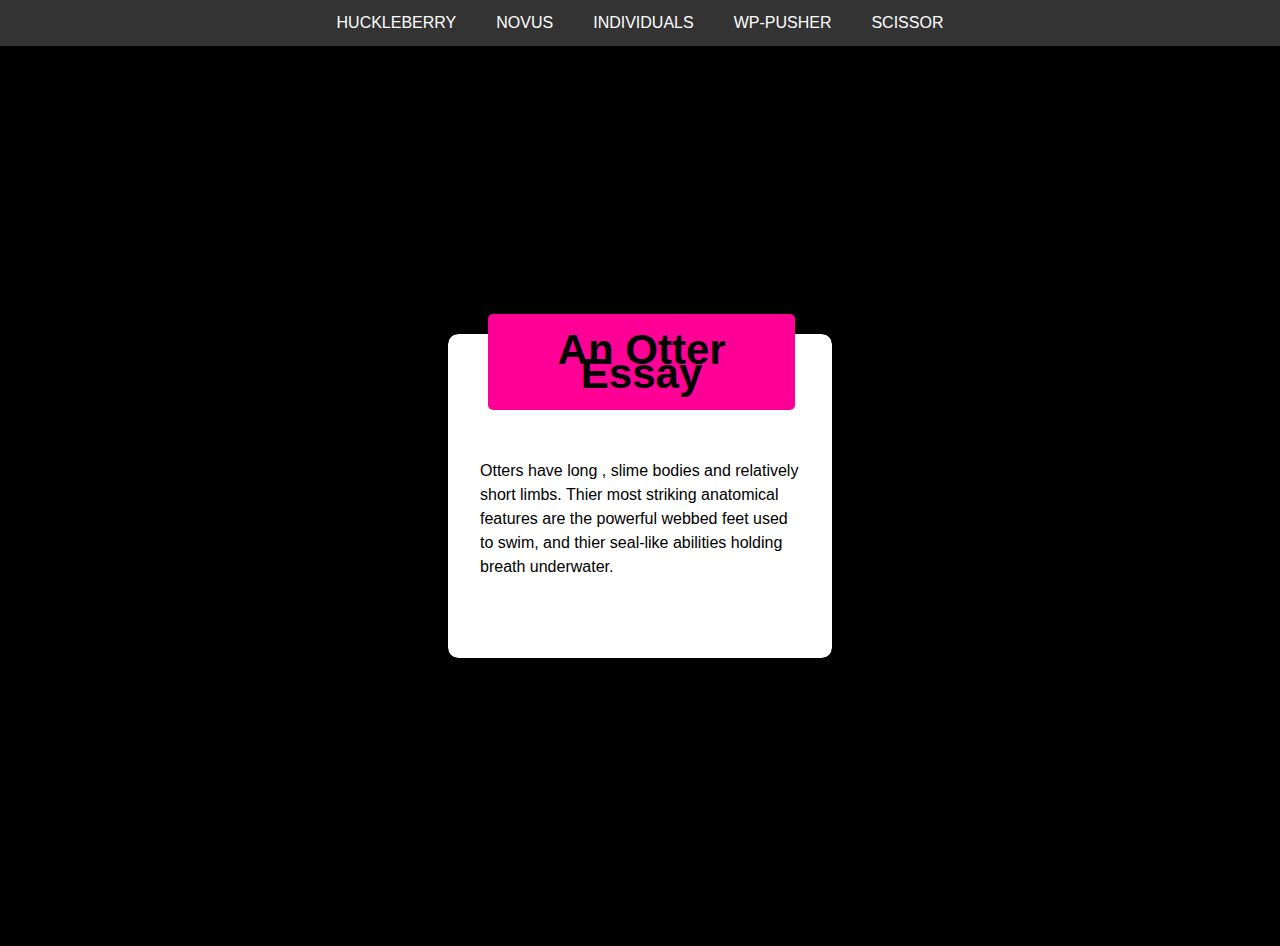
<file: Altschool ASSIGNMENT 1-6 DAVID NDUBUISI/index.html>
<!DOCTYPE html>
<html lang="en">
  <head>
    <meta charset="UTF-8" />
    <meta name="viewport" content="width=device-width, initial-scale=1.0" />
    <link rel="stylesheet" href="styles.css" />
    <title>Assignment 1</title>
  </head>
  <body>
      <div class="navbar">
          <a href="huckleberry.html">HUCKLEBERRY</a>
          <a href="novus.html">NOVUS</a>
          <a href="individuals.html">INDIVIDUALS</a>
          <a href="wp.html">WP-PUSHER</a>
          <a href="scissor.html">SCISSOR</a>
      </div>
      <div class="bodi">
          <main>
              <section class="otters">
                  <h1>An Otter Essay</h1>
              </section>
              <section>
                  <p>
                      Otters have long , slime bodies and relatively short limbs. Thier most
                      striking anatomical features are the powerful webbed feet used to
                      swim, and thier seal-like abilities holding breath underwater.
                  </p>
              </section>
          </main>
      </div>
    </body>
</html>
</file>
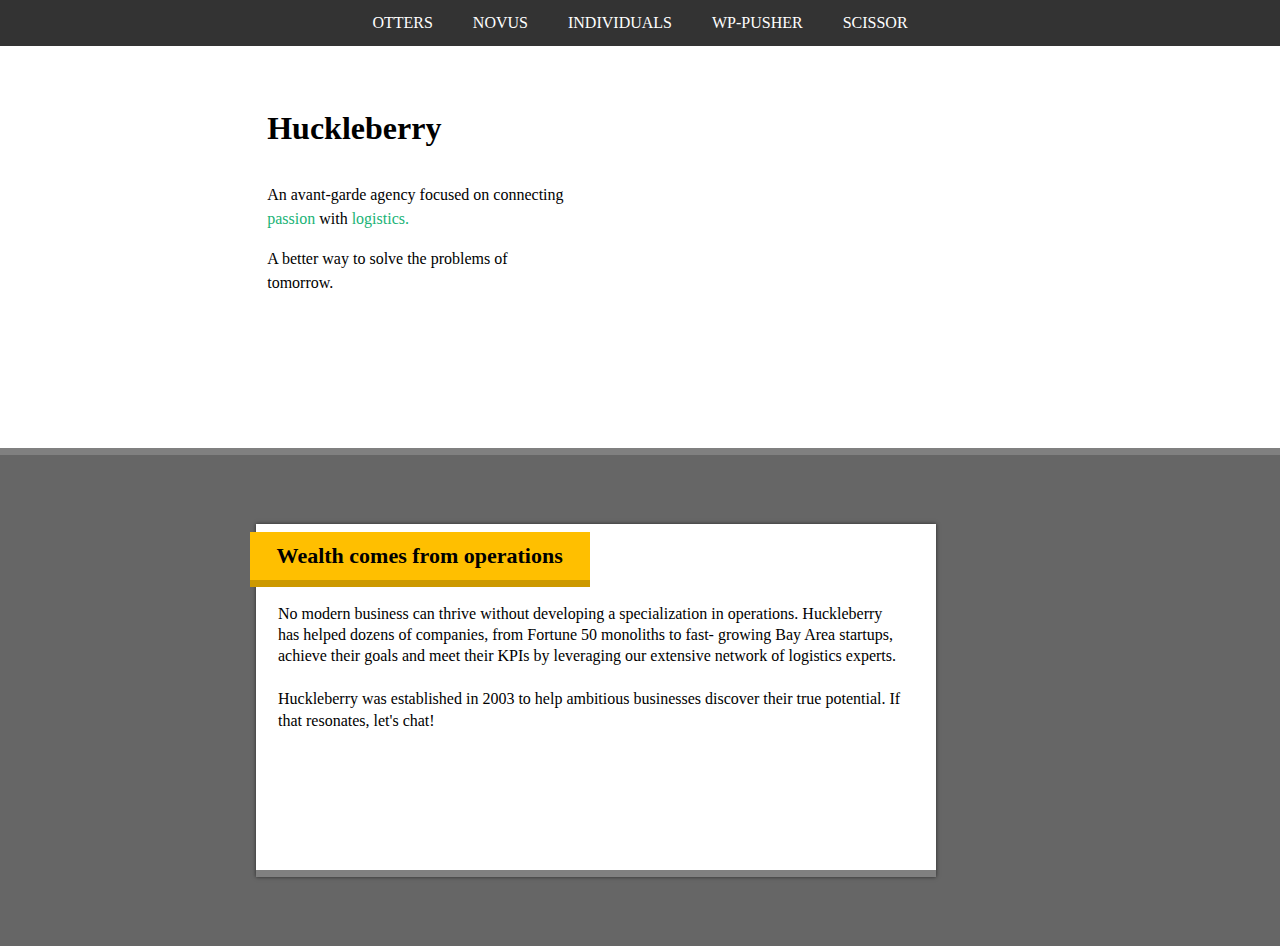
<file: Altschool ASSIGNMENT 1-6 DAVID NDUBUISI/huckleberry.html>
<!DOCTYPE html>
<html lang="en">
  <head>
    <meta charset="UTF-8" />
    <meta name="viewport" content="width=device-width, initial-scale=1.0" />
    <link rel="stylesheet" href="styles2.css" />
    <title>Assignmet 2</title>
  </head>
  <body>
      <div class="navbar">
          <a href="index.html">OTTERS</a>
          <a href="novus.html">NOVUS</a>
          <a href="individuals.html">INDIVIDUALS</a>
          <a href="wp.html">WP-PUSHER</a>
          <a href="scissor.html">SCISSOR</a>
      </div>
      <main>
          <section class="top">
            <div class="top-text">
              <h1>Huckleberry</h1>
              <div class="p-tag">
                <p>
                  An avant-garde agency focused on connecting <br />
                  <span>passion</span> with <span>logistics.</span>
                </p>
                <p>
                  A better way to solve the problems of <br />
                  tomorrow.
                </p>
              </div>
            </div>
          </section>

          <section class="bottom">
            <div class="bottom-text-container">
              <div class="bottom-text">
                <h2>Wealth comes from operations</h2>
                <div class="bottom-p-tag">
                  <p>
                    No modern business can thrive without developing a
                    specialization in operations. Huckleberry has helped dozens of
                    companies, from Fortune 50 monoliths to fast- growing Bay Area
                    startups, achieve their goals and meet their KPIs by leveraging
                    our extensive network of logistics experts.
                    <br/><br/>
                    Huckleberry was established in 2003 to help ambitious businesses
                    discover their true potential. If that resonates, let's chat!
                  </p>
                </div>
              </div>
            </div>
          </section>
      </main>
  </body>
</html>
</file>
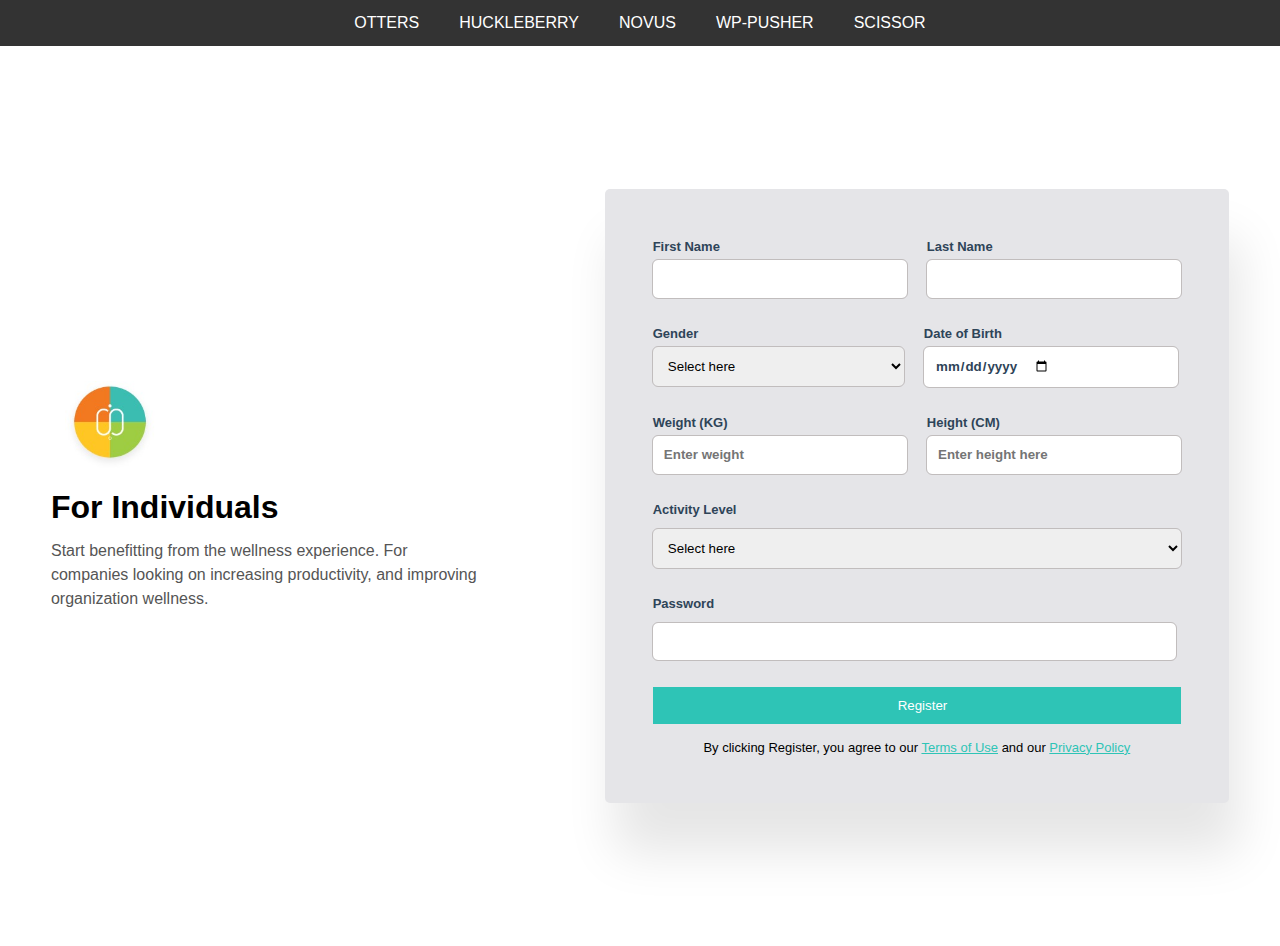
<file: Altschool ASSIGNMENT 1-6 DAVID NDUBUISI/individuals.html>
<!DOCTYPE html>
<html lang="en">
  <head>
    <meta charset="UTF-8" />
    <meta name="viewport" content="width=device-width, initial-scale=1.0" />
    <title>Assignment 4</title>
    <link rel="stylesheet" href="style2.css" />
  </head>
  <body>
      <div class="navbar">
          <a href="index.html">OTTERS</a>
          <a href="huckleberry.html">HUCKLEBERRY</a>
          <a href="novus.html">NOVUS</a>
          <a href="wp.html">WP-PUSHER</a>
          <a href="scissor.html">SCISSOR</a>
      </div>
      <section>
          <main>
            <div class="individuals">
              <img src="images/IMG-20241109-WA0285.jpg">
              <h1>For Individuals</h1>
              <p>
                Start benefitting from the wellness experience. For <br />
                companies looking on increasing productivity, and improving <br />
                organization wellness.
              </p>
            </div>

            <!--  -->

            <div>
              <form action="">
                <div class="names">
                  <div>
                    <label for="Firstname">First Name</label>
                    <br />
                    <input type="text" />
                  </div>
                  <div>
                    <label for="Lastname">Last Name</label>
                    <br />
                    <input type="text" />
                  </div>
                </div>
                <!--  -->
                <div class="Gender-dob">
                  <div>
                    <label for="Gender">Gender</label>
                    <br />
                    <select name="Gender" id="Gender">
                      <option value="0">Select here</option>
                      <option value="1">Male</option>
                      <option value="2">Female</option>
                    </select>
                  </div>
                  <div>
                    <label for="Dateofbirth">Date of Birth</label>
                    <br />
                    <input type="date"/>
                  </div>
                </div>
                <!--  -->
                <div class="Weight-height">
                  <div>
                    <label for="Weight">Weight (KG)</label>
                    <br />
                    <input type="number" placeholder="Enter weight" />
                  </div>
                  <div>
                    <label for="Lastname">Height (CM)</label>
                    <br />
                    <input type="number" placeholder="Enter height here" />
                  </div>
                </div>
                <!--  -->
                <div class="Activity">
                  <label for="Activity">Activity Level</label>
                  <br />
                  <select name="Activity" id="Activity">
                    <option value="0">Select here</option>
                    <option value="1">...</option>
                    <option value="2">...</option>
                    <option value="3">...</option>
                  </select>
                </div>
                <!--  -->
                <div class="Password">
                  <label for="password">Password</label>
                  <br />
                  <input type="password" />
                </div>
                <!--  -->
                <button type="submit">Register</button>
                <p class="termsofuse">
                  By clicking Register, you agree to our
                  <a href="">Terms of Use</a> and our <a href="">Privacy Policy</a>
                </p>
              </form>
            </div>
          </main>
      </section>
    </body>
</html>
</file>
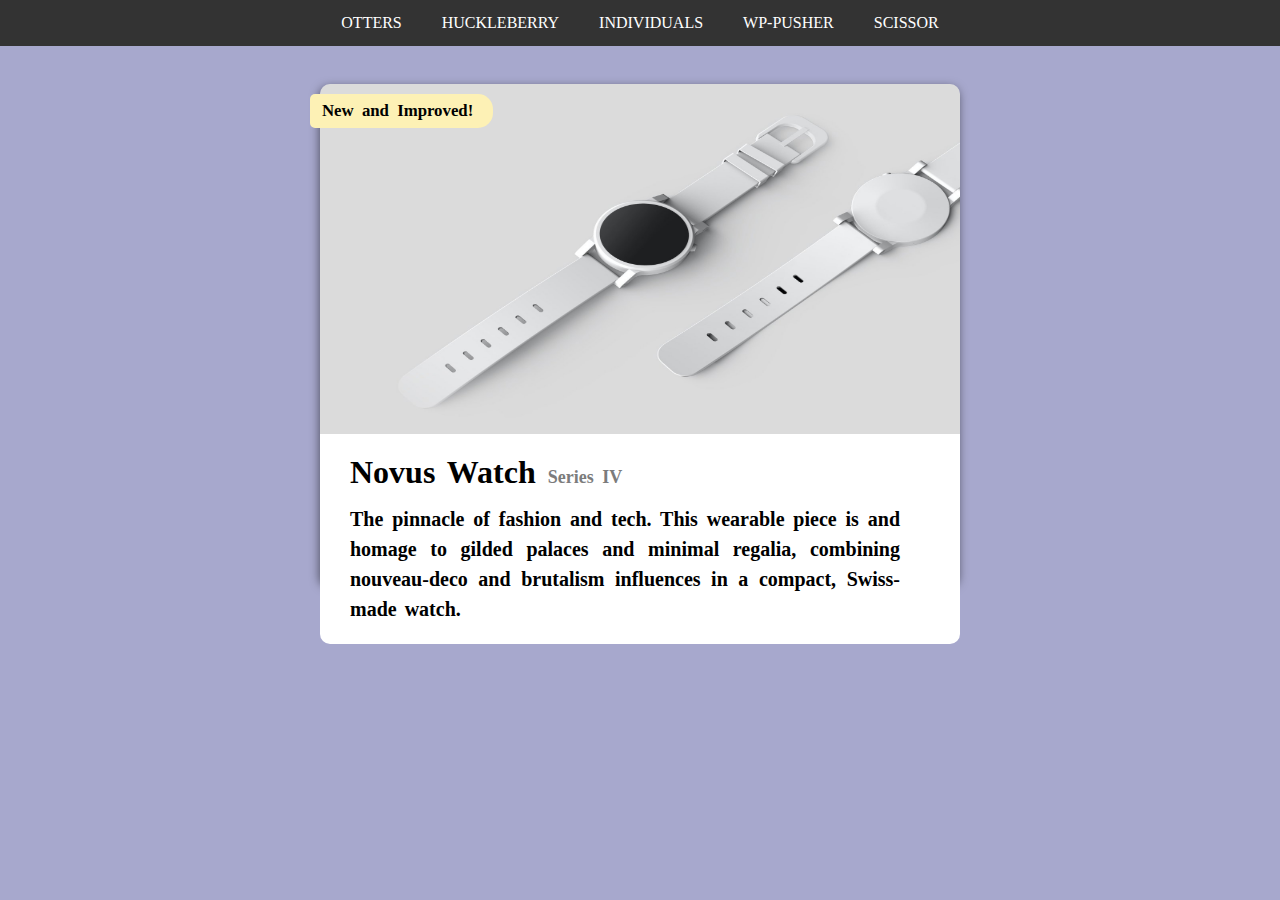
<file: Altschool ASSIGNMENT 1-6 DAVID NDUBUISI/novus.html>
<!DOCTYPE html>
<html lang="en">
  <head>
    <meta charset="UTF-8" />
    <meta http-equiv="X-UA-Compatible" content="IE=edge" />
    <meta name="viewport" content="width=device-width, initial-scale=1.0" />
    <link rel="stylesheet" href="style.css" />
    <title>Assignment 3</title>
  </head>
  <body>
      <div class="navbar">
          <a href="index.html">OTTERS</a>
          <a href="huckleberry.html">HUCKLEBERRY</a>
          <a href="individuals.html">INDIVIDUALS</a>
          <a href="wp.html">WP-PUSHER</a>
          <a href="scissor.html">SCISSOR</a>
      </div>
      <section class="main-box">
          <div class="image">
            <img src="Asset/Watch.jpg" alt="Watch" />
          </div>

          <div class="new">
            <h2>New and Improved!</h2>
          </div>

          <div class="text">
            <h1>Novus Watch <span>Series IV</span></h1>
            <p>
              The pinnacle of fashion and tech. This wearable piece is and homage to
              gilded palaces and minimal regalia, combining nouveau-deco and
              brutalism influences in a compact, Swiss-made watch.
            </p>
          </div>
      </section>
  </body>
</html>
</file>
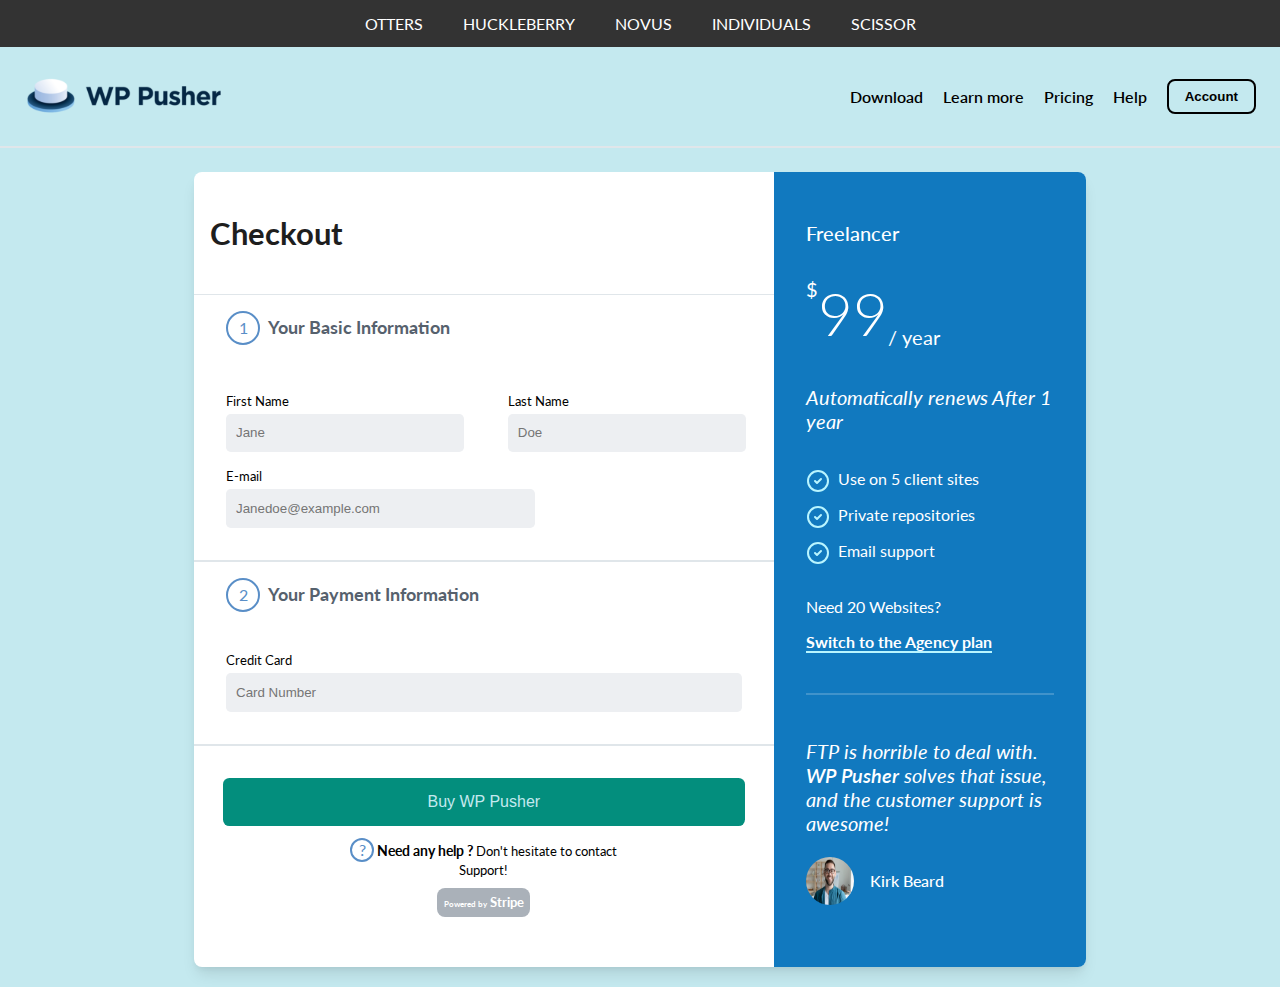
<file: Altschool ASSIGNMENT 1-6 DAVID NDUBUISI/wp.html>
<!DOCTYPE html>
<html lang="en">
  <head>
    <meta charset="UTF-8" />
    <meta name="viewport" content="width=device-width, initial-scale=1.0" />
    <title>WP Push Checkout</title>
    <link rel="stylesheet" href="style3.css" />
    <link rel="preconnect" href="https://fonts.googleapis.com" />
    <link rel="preconnect" href="https://fonts.gstatic.com" crossorigin />
    <link
      href="https://fonts.googleapis.com/css2?family=Lato:ital,wght@0,100;0,300;0,400;0,700;0,900;1,100;1,300;1,400;1,700;1,900&display=swap"
      rel="stylesheet" />
  </head>
  <body>
      <div class="navbar">
          <a href="index.html">OTTERS</a>
          <a href="huckleberry.html">HUCKLEBERRY</a>
          <a href="novus.html">NOVUS</a>
          <a href="individuals.html">INDIVIDUALS</a>
          <a href="scissor.html">SCISSOR</a>
      </div>
    <header>
      <nav class="nav">
        <a href="/" class="nav__logo">
          <img src="Asset/logo.svg" alt="WP Pusher logo" />
        </a>
        <ul class="nav__menu">
          <li><a href="#" class="nav__link">Download</a></li>
          <li><a href="#" class="nav__link">Learn more</a></li>
          <li><a href="#" class="nav__link">Pricing</a></li>
          <li><a href="#" class="nav__link">Help</a></li>
          <li><button class="nav__button">Account</button></li>
        </ul>
      </nav>
    </header>

    <main class="container">
      <div class="content-wrapper">
        <!-- basic info section  -->
        <section class="basic-info" aria-labelledby="basic-info-title">
          <div class="checkout">
            <h2>Checkout</h2>
          </div>

          <!-- bassic info-container  -->
          <div class="basic-info-container">
            <div class="numbering">
              <p>1</p>
              <span>Your Basic Information</span>
            </div>
            <!-- input container -->
            <form class="basic-info-form-container">
              <div class="input">
                <div class="input-box">
                  <label for="FN">First Name </label>
                  <input placeholder="Jane" type="text" id="FN" name="FN" />
                </div>
                <div class="input-box">
                  <label for="LN">Last Name</label>
                  <input placeholder="Doe" type="text" id="DOB" name="LN" />
                </div>
              </div>
              <div class="input-box email">
                <label for="email">E-mail</label>
                <input
                  placeholder="Janedoe@example.com"
                  type="email"
                  id="email"
                  name="email" />
              </div>
            </form>
          </div>

          <!-- payment info container  -->
          <div class="payment-info-container">
            <div class="numbering">
              <p>2</p>
              <span>Your Payment Information</span>
            </div>
            <!-- input container -->
            <form class="payment-info-form-container">
              <div class="input-box">
                <label for="FN">Credit Card </label>
                <input
                  placeholder="Card Number"
                  type="text"
                  id="FN"
                  name="FN" />
              </div>
            </form>
          </div>

          <!-- need help section -->
          <div class="needHelp">
            <button>Buy WP Pusher</button>
            <p>
              <span class="question">?</span
              ><span class="bold"> Need any help ? </span>Don't hesitate to
              contact<br />
              Support!
            </p>
            <small><span class="tiny">Powered by</span> Stripe</small>
          </div>
        </section>

        <!-- freelancer section -->
        <section
          class="freelancer-section"
          aria-labelledby="freelancer-plan-title">
          <h2 id="freelancer-plan-title" class="freelancer-section__title">
            Freelancer
          </h2>
          <p class="plan-charges">
            <span class="plan-charges__currency">&dollar;</span>
            <span class="plan-charges__amount">99</span>
            <span class="plan-charges__period">/ year</span>
          </p>
            <blockquote class="testimonial">
            <p>
              Automatically renews After 1 year
            </p>
          </blockquote>
          <ul class="feature-list">
            <li class="feature-list__item">
              <img src="Asset/mark.svg" alt="" aria-hidden="true" />
              <span>Use on 5 client sites</span>
            </li>
            <li class="feature-list__item">
              <img src="Asset/mark.svg" alt="" aria-hidden="true" />
              <span>Private repositories</span>
            </li>
            <li class="feature-list__item">
              <img src="Asset/mark.svg" alt="" aria-hidden="true" />
              <span>Email support</span>
            </li>
          </ul>
          <div class="upgrade-info">
            <p>Need <span>20</span> Websites?</p>
            <p class="upgrade-link">Switch to the Agency plan</p>
          </div>
          <div class="divider" aria-hidden="true"></div>
          <blockquote class="testimonial">
            <p>
              FTP is horrible to deal with.
              <span class="testimonial__highlight">WP Pusher</span> solves that
              issue, and the customer support is awesome!
            </p>
          </blockquote>
          <div class="author">
            <img
              src="Asset/KIRK%20BEARD.jpg"
              class="author__avatar"
              alt="Kirk Beard's profile photo" />
            <p class="author__name">Kirk Beard</p>
          </div>
        </section>
      </div>
    </main>
  </body>
</html>
</file>
<file: Altschool ASSIGNMENT 1-6 DAVID NDUBUISI/styles.css>
* {
  margin: 0;
  padding: 0;
  box-sizing: border-box;
  font-family: Arial, Helvetica, sans-serif;
}

.bodi {
  height: 100vh;
  display: flex;
  justify-content: center;
  align-items: center;
  background-color: black;
}

main {
  outline: 1px solid black;
  height: 36%;
  width: 30%;
  border-radius: 10px;
  position: relative;
  display: flex;
  align-items: center;
  padding: 2rem;
  background-color: white;
  line-height: 1.5rem;
}

.otters {
  width: 80%;
  padding: 1.5rem;
  border-radius: 5px;
  position: absolute;
  top: -20px;
  left: 40px;
  background-color: #ff0097;
  z-index: 1;
  text-align: center;
  font-size: 21px;
}

section p {
    margin-top: 60px;
    padding-bottom: 14px;
}
.navbar {
      background-color: #333;
      overflow: hidden;
      display: flex;
      justify-content: center;
    }

    .navbar a {
      color: white;
      padding: 14px 20px;
      text-align: center;
      text-decoration: none;
      display: block;
    }

    .navbar a:hover {
      background-color: #575757;
    }
</file>
<file: Altschool ASSIGNMENT 1-6 DAVID NDUBUISI/styles2.css>
* {
  margin: 0;
  padding: 0;
  box-sizing: border-box;
  list-style: none;
  text-decoration: none;
  font-family: bahnschrift;
}

body {
  height: 100vh;
}

main {
  height: 100vh;
  display: flex;
  flex-direction: column;
}

.top {
  height: 50vh;
  display: flex;
  justify-content: center;
  align-items: center;
  border-bottom: 7px solid grey;
}

.top .top-text {
  height: 90%;
  padding: 1rem;
  margin-left: -27%;
}
.top .top-text h1 {
  font-size: 2rem;
  font-weight: bold;
  margin-top: 7%;
}
.top .top-text p {
  width: 400px;
}
.top .top-text .p-tag {
  margin-top: 9%;
  display: flex;
  flex-direction: column;
  gap: 1rem;
  line-height: 1.5rem;
}
.top .top-text .p-tag span {
  color: #19B376;
}
/* bottom half */
.bottom {
  height: 60vh;
  display: flex;
  justify-content: left;
  align-items: center;
  background-color: #666666;
  padding-left: 20%;
}
.bottom-text-container {
  max-width: 680px;
  height: 72%;
  padding: 2rem;
    padding-bottom: -10px;
  position: relative;
  border-bottom: 7px solid grey;
  background-color: white;
  box-shadow: 0 0 4px rgba(0, 0, 0, 0.6);
}

.bottom-text h2 {
  font-size: 22px;
  padding: 0.7rem;
  padding-left: 27px;
  padding-right: 27px;
  width: fit-content;
  position: absolute;
  top: 0.5rem;
  left: -0.4rem;
  background-color: #ffbf00;
  border-bottom: 7px solid #cc9900;
}
.bottom-text .bottom-p-tag {
  margin-top: 2.9rem;
  display: flex;
  flex-direction: column;
  line-height: 21.4px;
  margin-left: -10px;
}
.navbar {
      background-color: #333;
      overflow: hidden;
      display: flex;
      justify-content: center;
    }

    .navbar a {
      color: white;
      padding: 14px 20px;
      text-align: center;
      text-decoration: none;
      display: block;
    }

    .navbar a:hover {
      background-color: #575757;
    }
</file>
<file: Altschool ASSIGNMENT 1-6 DAVID NDUBUISI/style2.css>
* {
  margin: 0;
  padding: 0;
  font-family: Arial, Helvetica, sans-serif;
}

main {
  display: flex;
  justify-content: center;
  align-items: center;
  height: 100vh;
  gap: 10%;
  background-color: WHITE;
  color: #2ec4b6;
}

form {
  background-color: #E5E5E8;
  border-radius: 5px;
  padding: 3rem;
  box-shadow: 10px 50px 50px rgba(0, 0, 0, 0.1);
}

.individuals img {
  width: 90px;
  padding-left: 14px;
  padding-bottom: 12px;
}

.individuals h1 {
  color: black;
  font-size: 2rem;
}

.individuals p {
  margin-top: 3%;
  color: #555;
  font-size: medium;
  line-height: 1.5;
}

label {
  color: #2e4458;
  font-weight: 600;
  font-size: small;
}

.names {
  display: flex;
  color: black;
  gap: 20px;
}

.names input {
  margin-top: 2%;
  padding-left: 0.7rem;
  padding-top: 0.7rem;
  padding-bottom: 0.7rem;
  padding-right: 4rem;
  border: 0px solid #c1bdbd;
  outline: 1px solid #c1bdbd;
  border-radius: 5px;
  color: #2e4458;
  font-weight: 600;
}

.names input:focus {
  outline: 1px solid #2ec4b6;
}

.Gender-dob {
  display: flex;
  margin-top: 5%;
  gap: 20px;
  color: black;
}

.Gender-dob input {
  padding-left: 0.7rem;
  padding-top: 0.7rem;
  padding-bottom: 0.7rem;
  padding-right: 8rem;
  border: 0px solid #c1bdbd;
  outline: 1px solid #c1bdbd;
  border-radius: 5px;
  margin-top: 2%;
  color: #2e4458;
  font-weight: 600;
}

.Gender-dob input:focus {
  outline: 1px solid #2ec4b6;
}

.Gender-dob select {
  padding-left: 0.7rem;
  padding-top: 0.7rem;
  padding-bottom: 0.7rem;
  padding-right: 9.5rem;
  border: 0px solid #c1bdbd;
  outline: 1px solid #c1bdbd;
  border-radius: 5px;
  margin-top: 2%;
}

.Weight-height {
  display: flex;
  color: black;
  gap: 20px;
  margin-top: 5%;
}

.Weight-height input {
  padding-left: 0.7rem;
  padding-top: 0.7rem;
  padding-bottom: 0.7rem;
  padding-right: 4rem;
  border: 0px solid #c1bdbd;
  outline: 1px solid #c1bdbd;
  border-radius: 5px;
  margin-top: 2%;
  color: #2e4458;
  font-weight: 600;
}

.Weight-height input:focus {
  outline: 1px solid #2ec4b6;
}

.Activity {
  margin-top: 5%;
  color: black;
}

.Activity select {
  padding-left: 0.7rem;
  padding-top: 0.7rem;
  padding-bottom: 0.7rem;
  width: 100%;
  border: 0px solid #c1bdbd;
  outline: 1px solid #c1bdbd;
  border-radius: 5px;
  margin-top: 2%;
}

.Password {
  margin-top: 5%;
  color: black;
}

.Password input {
  padding-left: 0.7rem;
  padding-top: 0.7rem;
  padding-bottom: 0.7rem;
  width: 97%;
  border: 0px solid #c1bdbd;
  outline: 1px solid #c1bdbd;
  border-radius: 5px;
  margin-top: 2%;
  color: #2e4458;
  font-weight: 600;
}

.Password input:focus {
  outline: 1px solid #2ec4b6;
}

button {
  margin-top: 5%;
  padding-left: 0.7rem;
  padding-top: 0.7rem;
  padding-bottom: 0.7rem;
  width: 100%;
  background-color: #2ec4b6;
  border: none;
  color: white;
  cursor: pointer;
  transition: ease 0.4s;
} 

button:hover {
  background-color: #27A095;
}

.termsofuse {
  text-align: center;
  margin-top: 3%;
  color: black;
  font-size: small;
}

.termsofuse a {
  color: #2ec4b6;
}

@media screen and (max-width: 900px) {
  main {
    flex-direction: column;
    padding: 1rem;
  }

  form {
    width: 90%;
    padding: 1.5rem;
  }

  .individuals {
    margin-bottom: 1rem;
    margin-top: 40px;
  }

  .names,
  .Gender-dob,
  .Weight-height {
    flex-direction: column;
  }

  input,
  select,
  button {
    padding: 0.9rem;
    font-size: 1rem;
  }
}
.navbar {
      background-color: #333;
      overflow: hidden;
      display: flex;
      justify-content: center;
    }

    .navbar a {
      color: white;
      padding: 14px 20px;
      text-align: center;
      text-decoration: none;
      display: block;
    }

    .navbar a:hover {
      background-color: #575757;
    }
</file>
<file: Altschool ASSIGNMENT 1-6 DAVID NDUBUISI/style.css>
* {
  margin: 0;
  padding: 0;
  box-sizing: border-box;
  font-family: Georgia, Times, serif;
}

body {
  background-color: #a7a8cd;
}

.main-box {
  height: 500px;
  align-content: center;
  width: 50%;
  margin-left: 25%;
  margin-top: 3%;
  border-radius: 10px;
  position: relative;
  box-shadow: -1px 3px 10px rgba(0, 0, 0, 0.5);
}

.main-box .new {
  background-color: #fdf1b5;
  padding-inline: 5px;
  padding-block: 7px;
  font-size: 0.7rem;
  word-spacing: 4px;
  border-top-left-radius: 5px;
  border-bottom-left-radius: 5px;
  border-top-right-radius: 15px;
  border-bottom-right-radius: 15px;
  position: absolute;
  top: 10px;
  left: -10px;
  padding-left: 12px;
  padding-right: 20px;
    
}

.main-box .image {
  height: 70%;
}

.main-box .image img {
  width: 100%;
  height: 100%;
  object-fit: fill;
  border-top-left-radius: 10px;
  border-top-right-radius: 10px;
}

.main-box .text {
  padding: 20px;
  background-color: #ffffff;
  border-bottom-left-radius: 10px;
  border-bottom-right-radius: 10px;
}

.main-box .text h1 {
  padding-block-end: 0.8rem;
  word-spacing: 4px;
  padding-left: 10px;
}

.main-box .text h1 span {
  font-size: large;
  color: #7c7c7c;
}

.main-box .text p {
  text-align: justify;
  font-size: 20px;
  word-spacing: 3px;
  text-decoration: solid;
  font-weight: 900;
  line-height: 1.5;
  padding-left: 10px;
  padding-right: 40px;
}
.navbar {
      background-color: #333;
      overflow: hidden;
      display: flex;
      justify-content: center;
    }

    .navbar a {
      color: white;
      padding: 14px 20px;
      text-align: center;
      text-decoration: none;
      display: block;
    }

    .navbar a:hover {
      background-color: #575757;
    }
</file>
<file: Altschool ASSIGNMENT 1-6 DAVID NDUBUISI/style3.css>
/* Base styles */
:root {
  --color-primary: #1179bf;
  --color-secondary: #b9f5ff;
  --color-background: #C4E9EF;
  --color-border: #e0e6ea;
  --color-grey: #464d65;
  --color-darkblue: #000a2d;
  --font-family: "Lato", sans-serif;
}

body {
  font-family: var(--font-family);
  background-color: var(--color-background);
  max-width: 1440px;
  margin: 0 auto;
}

/*----- Layout ------*/
.container {
  width: 100%;
  max-width: 892px;
  margin: 0 auto;
  margin-bottom: 20px;
}

/*------ Navigation Bar ------*/
.nav {
  display: flex;
  justify-content: space-between;
  align-items: center;
  padding: 1rem 1.5rem;
  border-bottom: 2px solid var(--color-border);
}

.nav__menu {
  display: flex;
  gap: 1.25rem;
  align-items: center;
}

.nav__link {
  font-weight: 600;
  text-decoration: none;
  color: inherit;
}

.nav__button {
  padding: 0.5rem 1rem;
  border: 2px solid #000;
  border-radius: 0.5rem;
  background-color: transparent;
  font-weight: 600;
  cursor: pointer;
}

/* Content wrapper */
.content-wrapper {
  display: flex;
  justify-content: space-between;
  height: 795px;
  margin-top: 1.5rem;
  background-color: #fff;
  border-radius: 0.5rem;
  box-shadow: 0 10px 15px -3px rgba(0, 0, 0, 0.1),
    0 4px 6px -2px rgba(0, 0, 0, 0.05);
}

/* Basic info section */
.basic-info {
  width: 70%;
}
.basic-info .checkout {
  border-bottom: 1px solid var(--color-border);
  font-weight: 200;
  padding: 1rem;
  font-size: 1.3rem;
  color: #1e1e1e;
}

.basic-info .basic-info-container .numbering,
.payment-info-container .numbering {
  display: flex;
  align-items: center;
  padding: 0 2rem;
  gap: 0.5rem;
}

.basic-info .basic-info-container .numbering span,
.payment-info-container .numbering span {
  font-weight: 700;
  color: #56616d;
  font-size: 1.1rem;
}
.basic-info .basic-info-container .numbering p,
.payment-info-container .numbering p {
  display: inline-block;
  width: 30px;
  height: 30px;
  display: flex;
  justify-content: center;
  align-items: center;
  border-radius: 50%;
  color: #598ec7;
  border: 2px solid#598ec7;
}

.basic-info .basic-info-form-container,
.payment-info-form-container {
  border-bottom: 2px solid var(--color-border);
  padding: 2rem;
}
.basic-info .basic-info-form-container .input-box,
.payment-info-form-container .input-box {
  display: flex;
  flex-direction: column;
}
.basic-info .basic-info-form-container .input-box input,
.payment-info-form-container .input-box input {
  height: 2.3rem;
  border-radius: 0.3rem;
  border: none;
  background-color: #edeff2;
}
.basic-info .basic-info-form-container .input-box input::placeholder,
.payment-info-form-container .input-box input::placeholder {
  padding: 0 0.5rem;
}
.basic-info .basic-info-form-container .input-box label,
.payment-info-container .input-box label {
  font-size: 0.8rem;
  margin-bottom: 0.3rem;
}
.basic-info .basic-info-form-container .input {
  display: flex;
  gap: 3rem;
}
.basic-info .basic-info-form-container .input .input-box {
  width: 100%;
}
.basic-info .basic-info-form-container .input .input-box > input {
  width: 100%;
}
.basic-info .basic-info-form-container .email {
  width: 60%;
  margin-top: 1rem;
}

.payment-info-container .input-box {
  margin-top: 1.5rem;
}

.payment-info-container .payment-info-form-container {
  padding: 0 2rem 2rem 2rem;
  padding-top: 0;
}

/*------ need help ------*/
.needHelp {
  text-align: center;
  padding: 2rem 0;
}
.needHelp button {
  width: 90%;
  height: 3rem;
  font-size: 1rem;
  font-weight: 400;
  color: var(--color-background);
  background-color: #038e7d;
  border-radius: 0.4rem;
  border: none;
  cursor: pointer;
}
.needHelp p {
  font-size: 0.8rem;
}
.needHelp p .bold {
  font-weight: bold;
  font-size: 0.9rem;
}
.needHelp small {
  padding: 0.4rem;
  border-radius: 0.5rem;
  color: white;
  background-color: #aab1b9;
  font-weight: bold;
}
.needHelp small .tiny {
  font-size: 0.5rem;
}
.needHelp .question {
  width: 20px;
  height: 20px;
  display: inline-block;
  font-size: 1rem;
  border-radius: 50%;
  color: #598ec7;
  border: 2px solid#598ec7;
}

/*------ Freelancer section ------*/

.freelancer-section {
  display: flex;
  flex-direction: column;
  width: 30%;
  padding: 2rem;
  color: #fff;
  background-color: var(--color-primary);
  border-top-right-radius: 0.5rem;
  border-bottom-right-radius: 0.5rem;
  cursor: default;
}

.freelancer-section__title {
  font-size: 1.25rem;
  font-weight: 500;
}

.plan-charges {
  display: flex;
}

.plan-charges__currency {
  font-size: 1.25rem;
}

.plan-charges__amount {
  font-size: 3.75rem;
  font-weight: 300;
}

.plan-charges__period {
  font-size: 1.25rem;
  align-self: flex-end;
}

.feature-list {
  list-style-type: none;
  padding: 0;
  display: flex;
  flex-direction: column;
  gap: 12px;
}

.feature-list__item {
  display: flex;
  gap: 0.5rem;
}

.upgrade-link {
  font-weight: 700;
  cursor: pointer;
  border-bottom: 2px solid var(--color-secondary);
  width: fit-content;
}

.divider {
  height: 2px;
  background-color: #fff;
  opacity: 0.2;
  margin: 1.5rem 0;
}

.testimonial {
  font-style: italic;
  font-size: 1.25rem;
}
blockquote {
  margin: 0;
  padding: 0;
}

.testimonial__highlight {
  font-weight: 600;
}

.author {
  display: flex;
  align-items: center;
  gap: 1rem;
}

.author__avatar {
  width: 3rem;
  height: 3rem;
  border-radius: 50%;
}

.author__name {
  font-weight: 500;
}

ul,
li,
a {
  text-decoration: none;
  list-style-type: none;
}
.navbar {
      background-color: #333;
      overflow: hidden;
      display: flex;
      justify-content: center;
    }

    .navbar a {
      color: white;
      padding: 14px 20px;
      text-align: center;
      text-decoration: none;
      display: block;
    }

    .navbar a:hover {
      background-color: #575757;
    }
</file>
